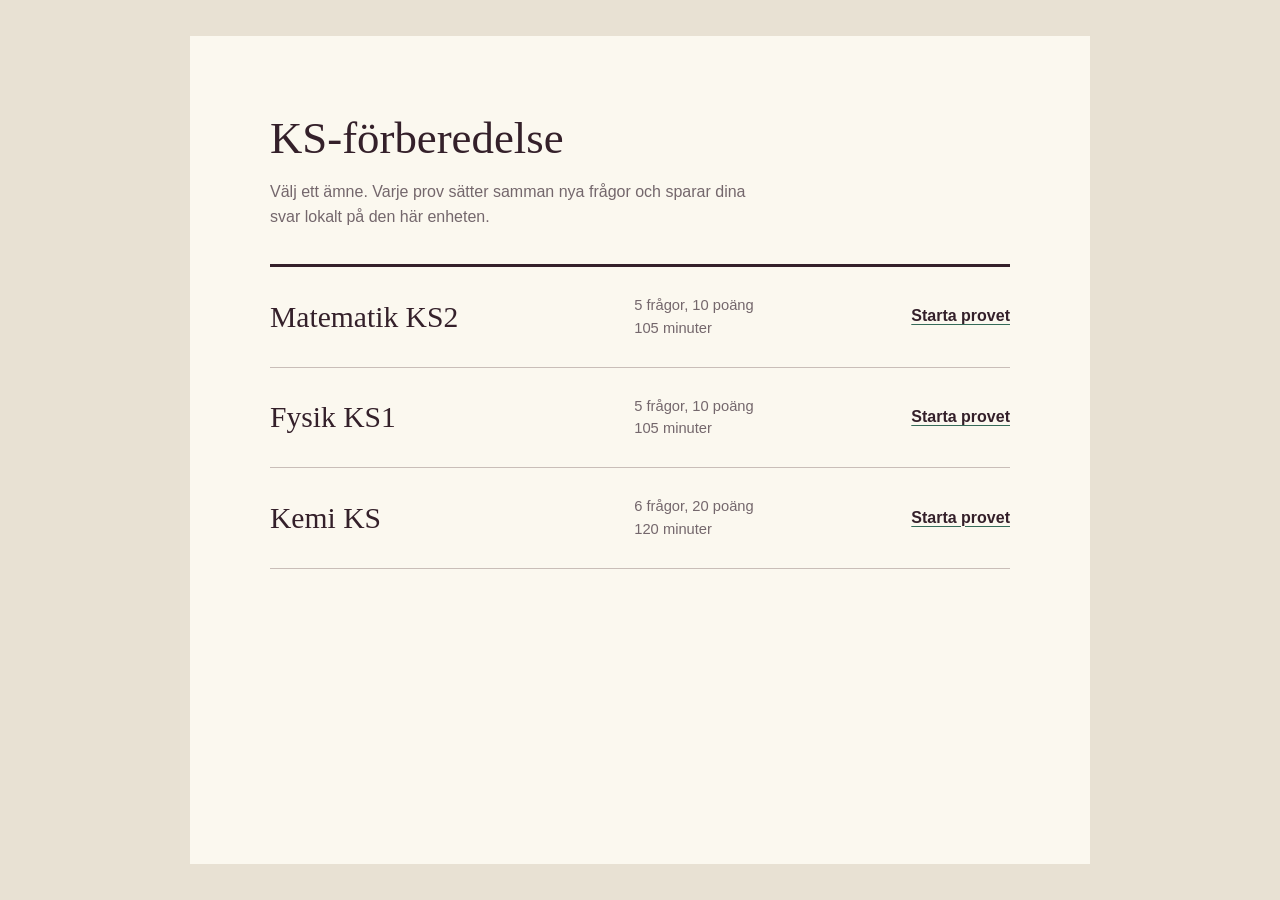
<file: KS Förberedelse/index.html>
<!DOCTYPE html>
<html lang="sv">
  <head>
    <meta charset="UTF-8">
    <meta name="viewport" content="width=device-width, initial-scale=1.0">
    <title>KS-förberedelse</title>
    <meta name="description" content="Träna inför kontrollskrivningar i matematik, fysik och kemi.">
    <link rel="stylesheet" href="assets/app.css">
  </head>
  <body class="hub-page">
    <main class="hub-shell">
      <header class="hub-masthead">
        <h1>KS-förberedelse</h1>
        <p>Välj ett ämne. Varje prov sätter samman nya frågor och sparar dina svar lokalt på den här enheten.</p>
      </header>
      <nav aria-label="Välj ämne">
        <ul class="subject-list">
          <li class="subject-row">
            <h2>Matematik KS2</h2>
            <p class="subject-structure"><span>5 frågor, 10 poäng</span><span>105 minuter</span></p>
            <a class="subject-start" href="Matematik KS2/index.html">Starta provet</a>
          </li>
          <li class="subject-row">
            <h2>Fysik KS1</h2>
            <p class="subject-structure"><span>5 frågor, 10 poäng</span><span>105 minuter</span></p>
            <a class="subject-start" href="Fysik KS1/index.html">Starta provet</a>
          </li>
          <li class="subject-row">
            <h2>Kemi KS</h2>
            <p class="subject-structure"><span>6 frågor, 20 poäng</span><span>120 minuter</span></p>
            <a class="subject-start" href="Kemi KS/index.html">Starta provet</a>
          </li>
        </ul>
      </nav>
    </main>
  </body>
</html>
</file>
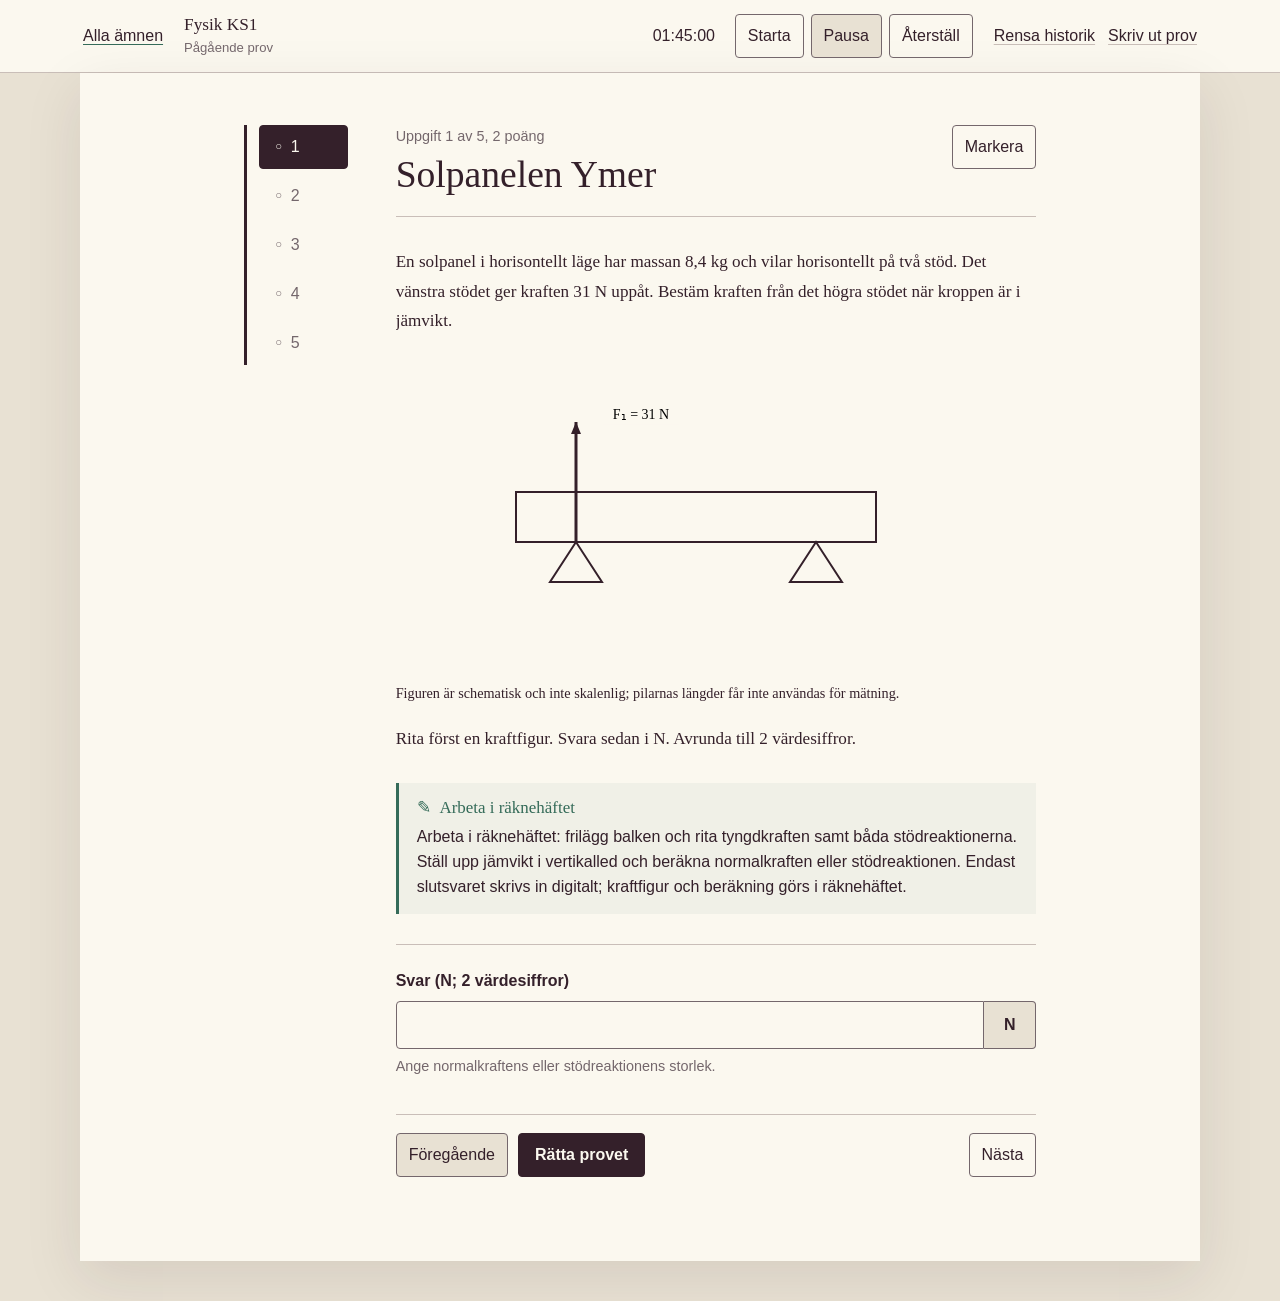
<file: KS Förberedelse/Fysik KS1/index.html>
<!DOCTYPE html>
<html lang="sv">
  <head>
    <meta charset="UTF-8">
    <meta name="viewport" content="width=device-width, initial-scale=1.0">
    <meta name="description" content="Träna inför kontrollskrivning 1 i fysik.">
    <title>Fysik KS1 – KS-förberedelse</title>
    <link rel="stylesheet" href="../assets/app.css">
  </head>
  <body class="exam-page" data-subject-key="physics">
    <header class="app-header">
      <div class="header-inner">
        <a class="back-link" href="../index.html">Alla ämnen</a>
        <div class="subject-heading">
          <strong id="subject-name">Fysik KS1</strong>
          <span id="session-state">Inte startat</span>
        </div>
        <section class="timer" aria-label="Tid">
          <output id="timer-display" aria-label="Återstående tid">01:45:00</output>
          <button id="timer-start" type="button">Starta</button>
          <button id="timer-pause" type="button">Pausa</button>
          <button id="timer-reset" type="button">Återställ</button>
        </section>
        <div class="header-actions">
          <button id="history-open" class="text-button" type="button">Rensa historik</button>
          <button id="formula-open" class="text-button" type="button" hidden>Formelblad</button>
          <button id="print-exam" class="text-button" type="button">Skriv ut prov</button>
        </div>
      </div>
    </header>

    <div class="exam-layout">
      <nav class="question-nav" aria-label="Uppgifter">
        <ol id="question-list"></ol>
      </nav>
      <main id="exam-app" tabindex="-1">
        <section class="empty-state">
          <h1>Laddar provet</h1>
          <p>Frågorna förbereds.</p>
        </section>
      </main>
    </div>

    <p id="status-region" class="status-region" role="status" aria-live="polite"></p>

    <dialog id="submit-dialog" aria-labelledby="submit-title">
      <h2 id="submit-title">Rätta provet?</h2>
      <p id="submit-message"></p>
      <div class="dialog-actions">
        <button class="neutral-button" type="button" data-dialog-close>Fortsätt svara</button>
        <button id="submit-confirm" class="primary-button" type="button">Rätta och lås svaren</button>
      </div>
    </dialog>

    <dialog id="history-dialog" aria-labelledby="history-title">
      <h2 id="history-title">Rensa frågehistoriken?</h2>
      <p>Nästa prov kan då välja frågor som du nyligen har fått.</p>
      <div class="dialog-actions">
        <button class="neutral-button" type="button" data-dialog-close>Avbryt</button>
        <button id="history-confirm" class="primary-button" type="button">Rensa historiken</button>
      </div>
    </dialog>

    <dialog id="formula-dialog" class="formula-dialog" aria-labelledby="formula-title">
      <h2 id="formula-title">Formelblad</h2>
      <div id="formula-content" class="formula-dialog-content"></div>
      <div class="dialog-actions">
        <button class="neutral-button" type="button" data-dialog-close>Stäng</button>
        <button id="print-formula" class="primary-button" type="button">Skriv ut formelblad</button>
      </div>
    </dialog>

    <dialog id="recovery-dialog" aria-labelledby="recovery-title">
      <h2 id="recovery-title">Ett sparat prov finns</h2>
      <p id="recovery-message">Fortsätt där du slutade eller starta ett nytt prov.</p>
      <div class="dialog-actions">
        <button id="recovery-continue" class="primary-button" type="button">Fortsätt provet</button>
        <button id="recovery-new" class="neutral-button" type="button">Starta nytt</button>
        <button id="recovery-back" class="neutral-button" type="button" hidden>Gå tillbaka</button>
      </div>
    </dialog>

    <script src="../assets/js/subject-config.js"></script>
    <script src="../assets/js/units.js"></script>
    <script src="../assets/js/expression-parser.js"></script>
    <script src="../assets/js/chemistry-parser.js"></script>
    <script src="../assets/js/grading.js"></script>
    <script src="../assets/js/storage.js"></script>
    <script src="../assets/js/timer.js"></script>
    <script src="../assets/js/exam-engine.js"></script>
    <script src="../assets/js/diagram-kit.js"></script>
    <script src="questions/slot-1.js"></script>
    <script src="questions/slot-2.js"></script>
    <script src="questions/slot-3.js"></script>
    <script src="questions/slot-4.js"></script>
    <script src="questions/slot-5.js"></script>
    <script src="questions.js"></script>
    <script src="../assets/js/app.js"></script>
  </body>
</html>
</file>
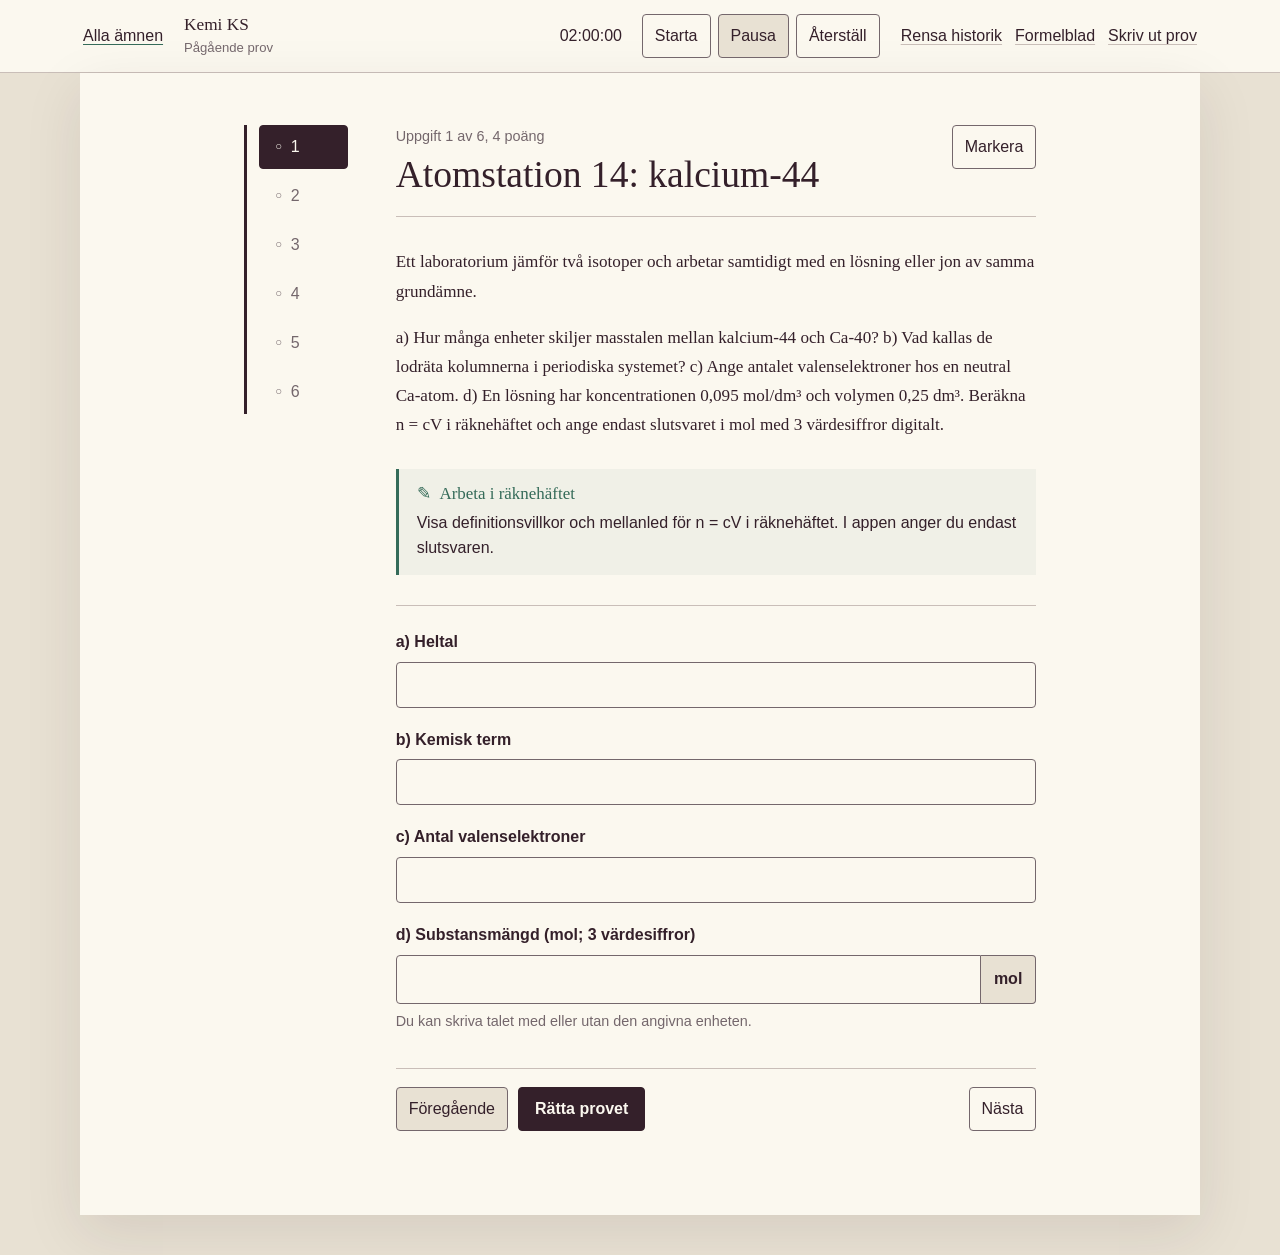
<file: KS Förberedelse/Kemi KS/index.html>
<!DOCTYPE html>
<html lang="sv">
  <head>
    <meta charset="UTF-8">
    <meta name="viewport" content="width=device-width, initial-scale=1.0">
    <meta name="description" content="Träna inför kontrollskrivningen i kemi.">
    <title>Kemi KS – KS-förberedelse</title>
    <link rel="stylesheet" href="../assets/app.css">
  </head>
  <body class="exam-page" data-subject-key="chemistry">
    <header class="app-header">
      <div class="header-inner">
        <a class="back-link" href="../index.html">Alla ämnen</a>
        <div class="subject-heading">
          <strong id="subject-name">Kemi KS</strong>
          <span id="session-state">Inte startat</span>
        </div>
        <section class="timer" aria-label="Tid">
          <output id="timer-display" aria-label="Återstående tid">02:00:00</output>
          <button id="timer-start" type="button">Starta</button>
          <button id="timer-pause" type="button">Pausa</button>
          <button id="timer-reset" type="button">Återställ</button>
        </section>
        <div class="header-actions">
          <button id="history-open" class="text-button" type="button">Rensa historik</button>
          <button id="formula-open" class="text-button" type="button" hidden>Formelblad</button>
          <button id="print-exam" class="text-button" type="button">Skriv ut prov</button>
        </div>
      </div>
    </header>

    <div class="exam-layout">
      <nav class="question-nav" aria-label="Uppgifter">
        <ol id="question-list"></ol>
      </nav>
      <main id="exam-app" tabindex="-1">
        <section class="empty-state">
          <h1>Laddar provet</h1>
          <p>Frågorna förbereds.</p>
        </section>
      </main>
    </div>

    <p id="status-region" class="status-region" role="status" aria-live="polite"></p>

    <dialog id="submit-dialog" aria-labelledby="submit-title">
      <h2 id="submit-title">Rätta provet?</h2>
      <p id="submit-message"></p>
      <div class="dialog-actions">
        <button class="neutral-button" type="button" data-dialog-close>Fortsätt svara</button>
        <button id="submit-confirm" class="primary-button" type="button">Rätta och lås svaren</button>
      </div>
    </dialog>

    <dialog id="history-dialog" aria-labelledby="history-title">
      <h2 id="history-title">Rensa frågehistoriken?</h2>
      <p>Nästa prov kan då välja frågor som du nyligen har fått.</p>
      <div class="dialog-actions">
        <button class="neutral-button" type="button" data-dialog-close>Avbryt</button>
        <button id="history-confirm" class="primary-button" type="button">Rensa historiken</button>
      </div>
    </dialog>

    <dialog id="formula-dialog" class="formula-dialog" aria-labelledby="formula-title">
      <div class="formula-toolbar">
        <h2 id="formula-title">Formelblad</h2>
        <div class="formula-controls" role="group" aria-label="Visa formelbladet">
          <button id="formula-zoom-out" class="neutral-button" type="button">Zooma ut</button>
          <output id="formula-zoom-output" aria-label="Aktuell zoomnivå">100 %</output>
          <button id="formula-zoom-in" class="neutral-button" type="button">Zooma in</button>
          <button id="formula-fit" class="neutral-button" type="button">Anpassa</button>
          <button id="print-formula" class="neutral-button" type="button">Skriv ut</button>
          <button class="primary-button" type="button" data-dialog-close>Stäng</button>
        </div>
      </div>
      <div id="formula-content" class="formula-dialog-content" tabindex="0" aria-label="Formelblad. Använd piltangenterna för att panorera.">
        <img id="formula-image" class="formula-sheet-image" src="assets/formelblad-ks.png" width="2481" height="3508" alt="Kemins originalformelblad" aria-describedby="formula-transcription">
        <section id="formula-transcription" class="visually-hidden">
          <h3>Textversion av formelbladet</h3>
          <p>KS basår HF0023 VT2026.</p>
          <p>Formelblad: Grundämnenas periodiska system (atomnummer, symboler och atommassor).</p>
          <p>1 H 1,01; 2 He 4,00; 3 Li 6,94; 4 Be 9,01; 5 B 10,8; 6 C 12,0; 7 N 14,0; 8 O 16,0; 9 F 19,0; 10 Ne 20,2.</p>
          <p>11 Na 23,0; 12 Mg 24,3; 13 Al 27,0; 14 Si 28,1; 15 P 31,0; 16 S 32,1; 17 Cl 35,5; 18 Ar 39,9.</p>
          <p>19 K 39,1; 20 Ca 40,1; 21 Sc 45,0; 22 Ti 47,9; 23 V 50,9; 24 Cr 52,0; 25 Mn 54,9; 26 Fe 55,8; 27 Co 58,9; 28 Ni 58,7; 29 Cu 63,5; 30 Zn 65,4; 31 Ga 69,7; 32 Ge 72,6; 33 As 74,9; 34 Se 79,0; 35 Br 79,9; 36 Kr 83,8.</p>
          <p>37 Rb 85,5; 38 Sr 87,6; 39 Y 88,9; 40 Zr 91,2; 41 Nb 92,9; 42 Mo 95,9; 43 Tc (99); 44 Ru 101,1; 45 Rh 102,9; 46 Pd 106,4; 47 Ag 107,9; 48 Cd 112,4; 49 In 114,8; 50 Sn 118,7; 51 Sb 121,8; 52 Te 127,6; 53 I 126,9; 54 Xe 131,3.</p>
          <p>55 Cs 132,9; 56 Ba 137,3; *57 La 138,9; 72 Hf 178,5; 73 Ta 180,9; 74 W 183,9; 75 Re 186,2; 76 Os 190,2; 77 Ir 192,2; 78 Pt 195,1; 79 Au 197,0; 80 Hg 200,6; 81 Tl 204,4; 82 Pb 207,2; 83 Bi 209,0; 84 Po (210); 85 At (210); 86 Rn (222).</p>
          <p>87 Fr (223); 88 Ra (226); **89 Ac (227).</p>
          <p>* 58 Ce 140,1; 59 Pr 140,9; 60 Nd 144,2; 61 Pm (145); 62 Sm 150,4; 63 Eu 152,0; 64 Gd 157,3; 65 Tb 158,9; 66 Dy 162,5; 67 Ho 164,9; 68 Er 167,3; 69 Tm 168,9; 70 Yb 173,0; 71 Lu 175,0.</p>
          <p>** 90 Th (232); 91 Pa (231); 92 U 238,0; 93 Np (237); 94 Pu (242); 95 Am (243); 96 Cm (247); 97 Bk (247); 98 Cf (249); 99 Es (254); 100 Fm (253); 101 Md (256); 102 No (256); 103 Lr (257).</p>
          <p>Gasernas allmänna tillståndslag: p ⋅ V = n ⋅ R ⋅ T.</p>
          <p>Allmänna gaskonstanten: R = 8,314 J ⋅ (mol ⋅ K)⁻¹.</p>
          <p>Avogadros konstant: N<sub>A</sub> = 6,022 ⋅ 10²³ mol⁻¹.</p>
          <p>Den elektrokemiska spänningsserien: ...K,...Ba,...Ca,...Na,...Mg,...Al,...Mn,...Zn,...Fe,...Ni,...Sn,...Pb,...H,...Cu,...Hg,...Ag,...Pt,...Au.</p>
          <p>Sida 6.</p>
        </section>
      </div>
    </dialog>

    <dialog id="recovery-dialog" aria-labelledby="recovery-title">
      <h2 id="recovery-title">Ett sparat prov finns</h2>
      <p id="recovery-message">Fortsätt där du slutade eller starta ett nytt prov.</p>
      <div class="dialog-actions">
        <button id="recovery-continue" class="primary-button" type="button">Fortsätt provet</button>
        <button id="recovery-new" class="neutral-button" type="button">Starta nytt</button>
        <button id="recovery-back" class="neutral-button" type="button" hidden>Gå tillbaka</button>
      </div>
    </dialog>

    <script src="../assets/js/subject-config.js"></script>
    <script src="../assets/js/units.js"></script>
    <script src="../assets/js/expression-parser.js"></script>
    <script src="../assets/js/chemistry-parser.js"></script>
    <script src="../assets/js/grading.js"></script>
    <script src="../assets/js/storage.js"></script>
    <script src="../assets/js/timer.js"></script>
    <script src="../assets/js/exam-engine.js"></script>
    <script src="../assets/js/diagram-kit.js"></script>
    <script src="questions/slot-1.js"></script>
    <script src="questions/slot-2.js"></script>
    <script src="questions/slot-3.js"></script>
    <script src="questions/slot-4.js"></script>
    <script src="questions/slot-5.js"></script>
    <script src="questions/slot-6.js"></script>
    <script src="questions.js"></script>
    <script src="../assets/js/app.js"></script>
  </body>
</html>
</file>
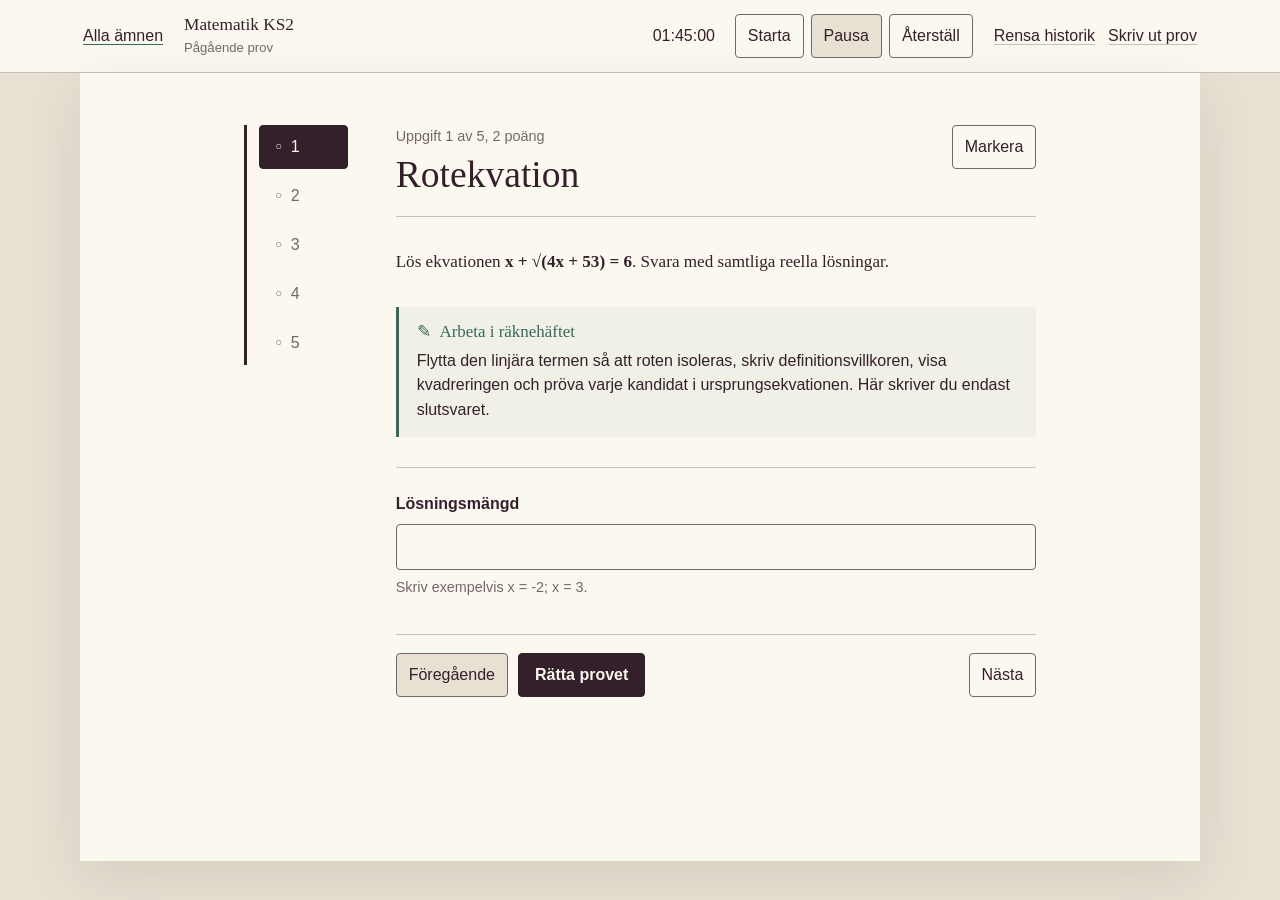
<file: KS Förberedelse/Matematik KS2/index.html>
<!DOCTYPE html>
<html lang="sv">
  <head>
    <meta charset="UTF-8">
    <meta name="viewport" content="width=device-width, initial-scale=1.0">
    <meta name="description" content="Träna inför kontrollskrivning 2 i matematik.">
    <title>Matematik KS2 – KS-förberedelse</title>
    <link rel="stylesheet" href="../assets/app.css">
  </head>
  <body class="exam-page" data-subject-key="math">
    <header class="app-header">
      <div class="header-inner">
        <a class="back-link" href="../index.html">Alla ämnen</a>
        <div class="subject-heading">
          <strong id="subject-name">Matematik KS2</strong>
          <span id="session-state">Inte startat</span>
        </div>
        <section class="timer" aria-label="Tid">
          <output id="timer-display" aria-label="Återstående tid">01:45:00</output>
          <button id="timer-start" type="button">Starta</button>
          <button id="timer-pause" type="button">Pausa</button>
          <button id="timer-reset" type="button">Återställ</button>
        </section>
        <div class="header-actions">
          <button id="history-open" class="text-button" type="button">Rensa historik</button>
          <button id="formula-open" class="text-button" type="button" hidden>Formelblad</button>
          <button id="print-exam" class="text-button" type="button">Skriv ut prov</button>
        </div>
      </div>
    </header>

    <div class="exam-layout">
      <nav class="question-nav" aria-label="Uppgifter">
        <ol id="question-list"></ol>
      </nav>
      <main id="exam-app" tabindex="-1">
        <section class="empty-state">
          <h1>Laddar provet</h1>
          <p>Frågorna förbereds.</p>
        </section>
      </main>
    </div>

    <p id="status-region" class="status-region" role="status" aria-live="polite"></p>

    <dialog id="submit-dialog" aria-labelledby="submit-title">
      <h2 id="submit-title">Rätta provet?</h2>
      <p id="submit-message"></p>
      <div class="dialog-actions">
        <button class="neutral-button" type="button" data-dialog-close>Fortsätt svara</button>
        <button id="submit-confirm" class="primary-button" type="button">Rätta och lås svaren</button>
      </div>
    </dialog>

    <dialog id="history-dialog" aria-labelledby="history-title">
      <h2 id="history-title">Rensa frågehistoriken?</h2>
      <p>Nästa prov kan då välja frågor som du nyligen har fått.</p>
      <div class="dialog-actions">
        <button class="neutral-button" type="button" data-dialog-close>Avbryt</button>
        <button id="history-confirm" class="primary-button" type="button">Rensa historiken</button>
      </div>
    </dialog>

    <dialog id="formula-dialog" class="formula-dialog" aria-labelledby="formula-title">
      <h2 id="formula-title">Formelblad</h2>
      <div id="formula-content" class="formula-dialog-content"></div>
      <div class="dialog-actions">
        <button class="neutral-button" type="button" data-dialog-close>Stäng</button>
        <button id="print-formula" class="primary-button" type="button">Skriv ut formelblad</button>
      </div>
    </dialog>

    <dialog id="recovery-dialog" aria-labelledby="recovery-title">
      <h2 id="recovery-title">Ett sparat prov finns</h2>
      <p id="recovery-message">Fortsätt där du slutade eller starta ett nytt prov.</p>
      <div class="dialog-actions">
        <button id="recovery-continue" class="primary-button" type="button">Fortsätt provet</button>
        <button id="recovery-new" class="neutral-button" type="button">Starta nytt</button>
        <button id="recovery-back" class="neutral-button" type="button" hidden>Gå tillbaka</button>
      </div>
    </dialog>

    <script src="../assets/js/subject-config.js"></script>
    <script src="../assets/js/units.js"></script>
    <script src="../assets/js/expression-parser.js"></script>
    <script src="../assets/js/chemistry-parser.js"></script>
    <script src="../assets/js/grading.js"></script>
    <script src="../assets/js/storage.js"></script>
    <script src="../assets/js/timer.js"></script>
    <script src="../assets/js/exam-engine.js"></script>
    <script src="../assets/js/diagram-kit.js"></script>
    <script src="questions/slot-1.js"></script>
    <script src="questions/slot-2.js"></script>
    <script src="questions/slot-3.js"></script>
    <script src="questions/slot-4.js"></script>
    <script src="questions/slot-5.js"></script>
    <script src="questions.js"></script>
    <script src="../assets/js/app.js"></script>
  </body>
</html>
</file>
<file: KS Förberedelse/assets/app.css>
:root {
  --paper: #FBF8EF;
  --ground: #E8E1D3;
  --ink: #34202A;
  --muted: #74676C;
  --rule: #C9BEB8;
  --work: #356B59;
  --attention: #A94F3B;
  font-family: "Helvetica Neue", Arial, sans-serif;
  color: var(--ink);
  background: var(--ground);
  color-scheme: light;
}

* {
  box-sizing: border-box;
}

html {
  background: var(--ground);
}

body {
  min-width: 320px;
  min-height: 100vh;
  margin: 0;
  overflow-wrap: break-word;
  background: var(--ground);
  color: var(--ink);
  font-size: 16px;
  line-height: 1.55;
}

img,
svg {
  max-width: 100%;
  height: auto;
}

h1,
h2,
h3 {
  font-family: Georgia, "Times New Roman", serif;
  font-weight: 400;
}

button,
input,
summary {
  font-family: "Helvetica Neue", Arial, sans-serif;
  font-size: inherit;
}

button,
a,
summary {
  -webkit-tap-highlight-color: transparent;
}

button {
  min-height: 44px;
}

a {
  color: var(--ink);
  text-decoration-color: var(--work);
  text-decoration-thickness: 1px;
  text-underline-offset: 0.2em;
}

a:hover {
  text-decoration-thickness: 2px;
}

button:focus-visible,
a:focus-visible,
input:focus-visible,
summary:focus-visible,
.prompt:focus-visible,
.solution:focus-visible,
.formula-dialog-content:focus-visible,
#exam-app:focus-visible {
  outline: 3px solid var(--work);
  outline-offset: -3px;
}

.primary-button:focus-visible,
.question-nav button[aria-current="step"]:focus-visible,
.point-choices button[aria-pressed="true"]:focus-visible {
  outline-color: var(--paper);
}

.visually-hidden {
  position: absolute;
  width: 1px;
  height: 1px;
  padding: 0;
  margin: -1px;
  overflow: hidden;
  clip: rect(0, 0, 0, 0);
  white-space: nowrap;
  border: 0;
}

.app-header {
  background: var(--paper);
  border-bottom: 1px solid var(--rule);
}

.header-inner {
  display: flex;
  align-items: center;
  gap: 18px;
  width: min(calc(100% - 40px), 1120px);
  min-height: 72px;
  margin: 0 auto;
}

.back-link,
.text-button {
  color: var(--ink);
  background: transparent;
  border: 0;
  border-radius: 4px;
  padding: 9px 3px;
  cursor: pointer;
  text-decoration: underline;
  text-decoration-color: var(--rule);
  text-underline-offset: 0.2em;
}

.back-link {
  display: inline-flex;
  align-items: center;
  flex: 0 0 auto;
  min-height: 44px;
  text-decoration-color: var(--work);
}

.back-link:hover,
.text-button:hover:not([disabled]) {
  text-decoration-color: currentColor;
}

.subject-heading {
  min-width: 9rem;
  margin-right: auto;
}

.subject-heading strong,
.subject-heading span {
  display: block;
}

.subject-heading strong {
  font-family: Georgia, "Times New Roman", serif;
  font-size: 1.08rem;
  font-weight: 400;
  line-height: 1.25;
}

.subject-heading span {
  margin-top: 2px;
  color: var(--muted);
  font-size: 0.82rem;
}

.timer,
.header-actions {
  display: flex;
  align-items: center;
  gap: 7px;
}

.timer output {
  min-width: 5.5rem;
  color: var(--ink);
  font-variant-numeric: tabular-nums;
  text-align: center;
}

.timer button,
.neutral-button {
  color: var(--ink);
  background: transparent;
  border: 1px solid var(--muted);
  border-radius: 4px;
  padding: 8px 12px;
  cursor: pointer;
}

.timer button:hover:not([disabled]),
.neutral-button:hover:not([disabled]) {
  background: rgb(52 32 42 / 5%);
  border-color: var(--muted);
}

.timer button[disabled],
.neutral-button[disabled] {
  color: var(--ink);
  background: var(--ground);
  border-color: var(--muted);
  cursor: default;
  opacity: 1;
}

.exam-layout {
  display: grid;
  grid-template-columns: 104px minmax(0, 72ch);
  gap: 48px;
  justify-content: center;
  width: min(calc(100% - 40px), 1120px);
  min-height: calc(100vh - 112px);
  margin: 0 auto 40px;
  padding: 52px clamp(32px, 6vw, 76px) 84px;
  background: var(--paper);
  box-shadow: 0 18px 54px rgb(52 32 42 / 10%);
}

.question-nav {
  position: sticky;
  top: 24px;
  align-self: start;
  padding-left: 12px;
  border-left: 3px solid var(--ink);
}

.question-nav ol {
  display: flex;
  flex-direction: column;
  gap: 5px;
  margin: 0;
  padding: 0;
  list-style: none;
}

.question-nav button {
  display: grid;
  grid-template-columns: 24px 1fr;
  align-items: center;
  width: 100%;
  min-height: 44px;
  padding: 5px 7px;
  color: var(--muted);
  background: transparent;
  border: 1px solid transparent;
  border-radius: 4px;
  cursor: pointer;
  text-align: left;
}

.question-nav button:hover:not([disabled]) {
  color: var(--ink);
  border-color: var(--muted);
}

.question-nav button[aria-current="step"] {
  background: var(--ink);
  color: var(--paper);
  border-color: var(--ink);
}

.question-marker {
  font-size: 0.72rem;
  line-height: 1;
  text-align: center;
}

.question-nav button[data-state="answered"]:not([aria-current="step"]) .question-marker,
.question-nav button[data-state="started"]:not([aria-current="step"]) .question-marker {
  color: var(--work);
}

.question-nav button[data-flagged="true"] {
  border-color: var(--attention);
}

.question-nav button[data-flagged="true"] .question-marker::after {
  content: " ⚑ ";
  color: var(--attention);
}

.question-nav button[aria-current="step"][data-flagged="true"] {
  color: var(--paper);
  background: var(--attention);
  border-color: var(--attention);
}

.question-nav button[aria-current="step"][data-flagged="true"] .question-marker::after {
  color: var(--paper);
}

#exam-app {
  width: 100%;
  max-width: 72ch;
  min-width: 0;
  outline: none;
}

.empty-state {
  padding: 34px 0;
  border-top: 1px solid var(--rule);
}

.empty-state h1,
.question-heading h1 {
  margin: 0;
  font-size: clamp(1.75rem, 4vw, 2.35rem);
  line-height: 1.12;
}

.empty-state p {
  max-width: 38rem;
  margin: 10px 0 0;
  color: var(--muted);
}

.question-header {
  display: flex;
  align-items: flex-start;
  gap: 20px;
  padding-bottom: 20px;
  border-bottom: 1px solid var(--rule);
}

.question-heading {
  margin-right: auto;
}

.question-heading p {
  margin: 0 0 7px;
  color: var(--muted);
  font-size: 0.9rem;
}

.flag-button[aria-pressed="true"] {
  color: var(--attention);
  border-color: var(--attention);
}

.prompt,
.solution {
  overflow-x: auto;
  font-family: Georgia, "Times New Roman", serif;
  font-size: 1.07rem;
  line-height: 1.7;
}

.prompt > svg,
.solution > svg {
  max-width: none;
}

.prompt {
  margin: 30px 0;
}

.prompt > :first-child,
.solution > :first-child {
  margin-top: 0;
}

.prompt > :last-child,
.solution > :last-child {
  margin-bottom: 0;
}

.answer-area {
  margin: 30px 0;
  padding-top: 24px;
  border-top: 1px solid var(--rule);
}

.answer-field + .answer-field {
  margin-top: 20px;
}

.answer-field label,
.choice-fieldset legend {
  display: block;
  margin-bottom: 7px;
  font-weight: 600;
}

.answer-field input {
  display: block;
  width: 100%;
  min-height: 46px;
  color: var(--ink);
  background: var(--paper);
  border: 1px solid var(--muted);
  border-radius: 4px;
  padding: 11px 13px;
}

.answer-field input:hover:not([disabled]),
.answer-field input:focus {
  border-color: var(--work);
}

.answer-input {
  display: flex;
  align-items: stretch;
}

.answer-input input {
  flex: 1 1 auto;
  width: auto;
  min-width: 0;
  border-radius: 4px 0 0 4px;
}

.answer-unit {
  display: flex;
  align-items: center;
  justify-content: center;
  flex: 0 0 auto;
  min-width: 3.25rem;
  padding: 11px 13px;
  color: var(--ink);
  background: var(--ground);
  border: 1px solid var(--muted);
  border-left: 0;
  border-radius: 0 4px 4px 0;
  font-weight: 600;
  white-space: nowrap;
}

.choice-fieldset {
  min-width: 0;
  margin: 0;
  padding: 0;
  border: 0;
}

.choice-option {
  display: flex;
  align-items: center;
  gap: 10px;
  min-height: 44px;
  padding: 7px 9px;
  border: 1px solid transparent;
  border-radius: 4px;
  cursor: pointer;
}

.choice-option:hover {
  background: rgb(53 107 89 / 6%);
  border-color: var(--muted);
}

.choice-option input {
  flex: 0 0 auto;
  width: 1.15rem;
  height: 1.15rem;
  margin: 0;
  accent-color: var(--work);
  outline: 1px solid var(--muted);
  outline-offset: 1px;
}

.choice-option input:focus-visible {
  outline: 3px solid var(--work);
  outline-offset: -3px;
}

.work-on-paper {
  margin: 26px 0;
  padding: 14px 0 14px 18px;
  background: rgb(53 107 89 / 5%);
  border-left: 3px solid var(--work);
}

.comparison {
  margin: 26px 0;
  padding: 17px 0 0;
  background: transparent;
  border-top: 3px solid var(--work);
}

.work-on-paper h2,
.comparison h2 {
  margin: 0 0 6px;
  color: var(--work);
  font-size: 1.06rem;
  line-height: 1.3;
}

.work-on-paper h2::before {
  content: "✎";
  display: inline-block;
  margin-right: 0.55rem;
  font-family: Georgia, "Times New Roman", serif;
}

.work-on-paper p,
.comparison p {
  margin: 0;
}

.rubric-checklist {
  margin: 14px 0 0;
  padding-left: 1.25rem;
}

.rubric-checklist li + li {
  margin-top: 5px;
}

.field-help {
  margin: 6px 0 0;
  color: var(--muted);
  font-size: 0.9rem;
}

.saved-answer {
  min-height: 3rem;
  margin: 0;
  padding: 11px 13px;
  background: transparent;
  border: 1px solid var(--rule);
  border-radius: 4px;
  white-space: pre-wrap;
}

.grade {
  margin: 30px 0;
  padding: 22px 0;
  border-top: 1px solid var(--rule);
  border-bottom: 1px solid var(--rule);
}

.grade h2,
.solution h2 {
  margin: 0 0 10px;
  line-height: 1.25;
}

.grade-summary {
  display: flex;
  align-items: baseline;
  flex-wrap: wrap;
  gap: 7px 12px;
}

.grade-summary strong {
  color: var(--ink);
  font-family: Georgia, "Times New Roman", serif;
  font-size: 1.25rem;
  font-weight: 400;
}

.grade-summary span,
.grade-message,
.interpreted-answer {
  color: var(--muted);
}

.grade-message {
  margin: 7px 0 0;
}

.grade[data-tone="success"] {
  padding-left: 14px;
  border-left: 3px solid var(--work);
}

.grade[data-tone="warning"] {
  padding-left: 14px;
  border-left: 3px solid var(--attention);
}

.success-heading {
  color: var(--work);
}

.warning-heading {
  color: var(--attention);
}

.grade-tone-icon {
  display: inline-block;
  margin-right: 0.5rem;
  font-family: "Helvetica Neue", Arial, sans-serif;
}

.field-results {
  margin: 18px 0 0;
  padding: 0;
  list-style: none;
}

.field-results li {
  padding: 11px 0;
  border-top: 1px solid var(--rule);
}

.field-results p {
  margin: 2px 0 0;
}

.point-choices {
  display: flex;
  flex-wrap: wrap;
  gap: 8px;
  margin-top: 10px;
}

.point-choices button[aria-pressed="true"] {
  color: var(--paper);
  background: var(--ink);
  border-color: var(--ink);
}

.point-choices button {
  min-width: 44px;
}

.override-grade {
  margin-top: 14px;
  border-top: 1px solid var(--rule);
}

.override-grade summary {
  min-height: 44px;
  padding: 11px 0;
  color: var(--muted);
  cursor: pointer;
  font-size: 0.9rem;
}

.solution-controls {
  margin: 24px 0;
}

.solution {
  margin: 20px 0 28px;
  padding: 20px 0 0;
  background: transparent;
  border-top: 3px solid var(--work);
}

.exam-total {
  margin: 28px 0;
  padding: 18px;
  background: rgb(255 255 255 / 38%);
  border: 1px solid var(--muted);
  border-radius: 6px;
}

.exam-total strong,
.exam-total span {
  display: block;
}

.exam-total strong {
  font-family: Georgia, "Times New Roman", serif;
  font-size: 1.2rem;
  font-weight: 400;
}

.exam-total span {
  margin-top: 4px;
  color: var(--muted);
}

.screen-controls {
  display: flex;
  align-items: center;
  gap: 10px;
  margin-top: 36px;
  padding-top: 18px;
  border-top: 1px solid var(--rule);
}

.screen-controls .next-button {
  margin-left: auto;
}

.primary-button {
  color: var(--paper);
  background: var(--ink);
  border: 1px solid var(--ink);
  border-radius: 4px;
  padding: 9px 16px;
  font-weight: 600;
  cursor: pointer;
}

.primary-button:hover:not([disabled]) {
  background: var(--work);
  border-color: var(--work);
}

.primary-button[disabled] {
  color: var(--ink);
  background: var(--ground);
  border-color: var(--muted);
  cursor: default;
  opacity: 1;
}

.status-region {
  position: fixed;
  right: 20px;
  bottom: 20px;
  max-width: min(24rem, calc(100% - 40px));
  margin: 0;
  padding: 11px 14px;
  color: var(--ink);
  background: var(--paper);
  border: 1px solid var(--muted);
  border-radius: 4px;
}

.status-region[data-tone="success"] {
  border-color: var(--work);
  border-left-width: 4px;
}

.status-region[data-tone="warning"] {
  border-color: var(--attention);
  border-left-width: 4px;
}

.status-region:empty {
  display: none;
}

dialog {
  width: min(32rem, calc(100% - 32px));
  color: var(--ink);
  background: var(--paper);
  border: 1px solid var(--rule);
  border-top: 3px solid var(--ink);
  border-radius: 6px;
  padding: 24px;
}

dialog:not([open]) {
  display: none;
}

dialog::backdrop {
  background: rgb(52 32 42 / 38%);
}

dialog h2 {
  margin: 0 0 8px;
  font-size: 1.45rem;
  line-height: 1.22;
}

dialog p {
  margin: 0 0 20px;
  color: var(--muted);
}

.dialog-actions {
  display: flex;
  justify-content: flex-end;
  flex-wrap: wrap;
  gap: 10px;
  margin-top: 22px;
}

.formula-dialog {
  width: min(74rem, calc(100% - 24px));
  max-width: none;
  padding: 16px;
}

.formula-toolbar {
  display: flex;
  align-items: center;
  flex-wrap: wrap;
  gap: 12px 24px;
  margin-bottom: 12px;
  padding-bottom: 12px;
  border-bottom: 1px solid var(--rule);
}

.formula-toolbar h2 {
  margin: 0 auto 0 0;
}

.formula-controls {
  display: flex;
  align-items: center;
  flex-wrap: wrap;
  gap: 8px;
}

.formula-controls output {
  min-width: 4rem;
  color: var(--muted);
  font-variant-numeric: tabular-nums;
  text-align: center;
}

.formula-dialog-content {
  height: min(76vh, calc(100vh - 10rem));
  min-height: 18rem;
  overflow: auto;
  overscroll-behavior: contain;
  outline: none;
}

.formula-sheet-image {
  display: block;
  max-width: none;
  margin: 0 auto;
}

.print-exam {
  display: none;
}

.hub-page {
  padding: 36px 20px;
}

.hub-shell {
  width: min(100%, 900px);
  min-height: calc(100vh - 72px);
  margin: 0 auto;
  padding: clamp(38px, 8vw, 78px) clamp(24px, 8vw, 80px);
  background: var(--paper);
}

.hub-masthead {
  padding-bottom: 34px;
  border-bottom: 3px solid var(--ink);
}

.hub-masthead h1 {
  margin: 0;
  font-size: clamp(2rem, 6vw, 2.8rem);
  line-height: 1.08;
}

.hub-masthead p {
  max-width: 54ch;
  margin: 18px 0 0;
  color: var(--muted);
}

.subject-list {
  margin: 0;
  padding: 0;
  list-style: none;
}

.subject-row {
  display: grid;
  grid-template-columns: minmax(0, 1.35fr) minmax(13rem, 1fr) auto;
  align-items: center;
  gap: 18px 28px;
  padding: 27px 0;
  border-bottom: 1px solid var(--rule);
}

.subject-row h2 {
  margin: 0;
  font-size: clamp(1.4rem, 3vw, 1.85rem);
  line-height: 1.15;
}

.subject-structure {
  margin: 0;
  color: var(--muted);
  font-size: 0.92rem;
}

.subject-structure span {
  display: block;
}

.subject-start {
  display: inline-flex;
  align-items: center;
  min-height: 44px;
  padding: 7px 0;
  font-weight: 600;
  white-space: nowrap;
}

@media (max-width: 860px) {
  .header-inner {
    align-items: flex-start;
    flex-wrap: wrap;
    padding: 12px 0;
  }

  .header-actions {
    width: 100%;
  }

  .exam-layout {
    gap: 30px;
    padding-inline: 32px;
  }

  .subject-row {
    grid-template-columns: minmax(0, 1fr) auto;
  }

  .subject-structure {
    grid-column: 1;
    grid-row: 2;
  }

  .subject-start {
    grid-column: 2;
    grid-row: 1 / span 2;
  }
}

@media (max-width: 680px) {
  body {
    overflow-x: hidden;
  }

  .header-inner,
  .exam-layout {
    width: 100%;
  }

  .header-inner {
    padding: 12px 16px;
  }

  .subject-heading {
    order: -1;
    width: calc(100% - 7rem);
  }

  .back-link {
    order: -1;
  }

  .timer {
    width: 100%;
    overflow-x: auto;
    padding-bottom: 2px;
  }

  .timer button {
    min-width: 44px;
    min-height: 44px;
  }

  .header-actions {
    overflow-x: auto;
  }

  .header-actions > * {
    flex: 0 0 auto;
  }

  .exam-layout {
    display: flex;
    flex-direction: column;
    gap: 22px;
    min-height: calc(100vh - 132px);
    margin: 0;
    padding: 26px 18px 58px;
  }

  .question-nav {
    position: static;
    width: auto;
    max-width: calc(100vw - 1px);
    margin: 0 -18px;
    padding: 11px 18px 7px;
    overflow-x: auto;
    border-top: 3px solid var(--ink);
    border-left: 0;
    overscroll-behavior-x: contain;
  }

  .question-nav ol {
    flex-direction: row;
    width: max-content;
  }

  .question-nav li {
    flex: 0 0 auto;
  }

  .question-nav button {
    display: flex;
    justify-content: center;
    gap: 5px;
    width: auto;
    min-width: 44px;
    min-height: 44px;
  }

  .question-header {
    flex-direction: column;
  }

  .screen-controls {
    flex-wrap: wrap;
  }

  .submit-button {
    order: 3;
    width: 100%;
  }

  .formula-dialog {
    display: flex;
    flex-direction: column;
    width: calc(100% - 16px);
    max-height: calc(100vh - 16px);
    padding: 12px;
  }

  .formula-toolbar {
    display: block;
  }

  .formula-controls {
    margin-top: 10px;
    overflow-x: visible;
    flex-wrap: wrap;
  }

  .formula-controls > * {
    flex: 0 0 auto;
  }

  .formula-dialog-content {
    flex: 1 1 auto;
    height: auto;
    min-height: 12rem;
  }

  .hub-page {
    padding: 0;
  }

  .hub-shell {
    min-height: 100vh;
    padding: 42px 20px 56px;
  }

  .hub-masthead {
    padding-bottom: 26px;
  }

  .subject-row {
    display: block;
    padding: 24px 0;
  }

  .subject-structure {
    margin-top: 9px;
  }

  .subject-start {
    margin-top: 13px;
  }
}

@media (prefers-reduced-motion: reduce) {
  *,
  *::before,
  *::after {
    scroll-behavior: auto !important;
    transition-duration: 0.01ms !important;
    animation-duration: 0.01ms !important;
    animation-iteration-count: 1 !important;
  }
}

@media print {
  @page {
    size: A4;
    margin: 18mm;
  }

  @page formula-sheet {
    size: A4;
    margin: 0;
  }

  :root,
  body {
    background: #fff;
    color: #000;
  }

  .prompt,
  .solution {
    overflow-x: visible;
  }

  .prompt > svg,
  .solution > svg {
    max-width: 100%;
  }

  .formula-dialog::backdrop {
    background: transparent;
  }

  .app-header, .question-nav, .status-region, .timer, .screen-controls, .answer-area, .grade, .solution-controls, .solution, dialog {
    display: none !important;
  }

  .exam-layout {
    display: block;
    width: auto;
    min-height: 0;
    margin: 0;
    padding: 0;
    background: #fff;
  }

  #exam-app > .question-screen,
  #exam-app > .empty-state {
    display: none !important;
  }

  .print-exam {
    display: block;
    color: #000;
  }

  .exam-page .print-exam {
    font-size: 11pt;
    line-height: 1.4;
  }

  .print-question {
    break-inside: avoid;
    page-break-inside: avoid;
    margin-bottom: 14mm;
  }

  .print-question + .print-question {
    break-before: page;
    page-break-before: always;
  }

  .print-work-on-paper {
    display: block;
    margin-top: 7mm;
    padding-left: 4mm;
    border-left: 3px solid #000;
    color: #000;
  }

  .print-work-on-paper h3,
  .print-work-on-paper p {
    margin: 0;
  }

  .print-work-on-paper h3 {
    font-size: 11pt;
  }

  .print-answer-space {
    min-height: 30mm;
    margin-top: 8mm;
    border: 1px solid #000;
  }

  body[data-print-mode="formula"] > :not(#formula-dialog) {
    display: none !important;
  }

  body[data-print-mode="formula"] {
    page: formula-sheet;
  }

  body[data-print-mode="formula"] #formula-dialog {
    position: static;
    display: block !important;
    width: 210mm;
    height: 297mm;
    max-width: none;
    margin: 0;
    padding: 0;
    border: 0;
    border-radius: 0;
    overflow: hidden;
  }

  body[data-print-mode="formula"] #formula-dialog > :not(.formula-dialog-content) {
    display: none !important;
  }

  body[data-print-mode="formula"] .formula-dialog-content {
    display: block !important;
    width: 210mm;
    height: 297mm;
    max-height: none;
    min-height: 0;
    overflow: hidden;
  }

  body[data-print-mode="formula"] .formula-dialog-content > :not(.formula-sheet-image) {
    display: none !important;
  }

  body[data-print-mode="formula"] .formula-sheet-image {
    display: block !important;
    width: 210mm !important;
    height: 297mm !important;
    max-width: none !important;
    margin: 0 !important;
  }
}
</file>
